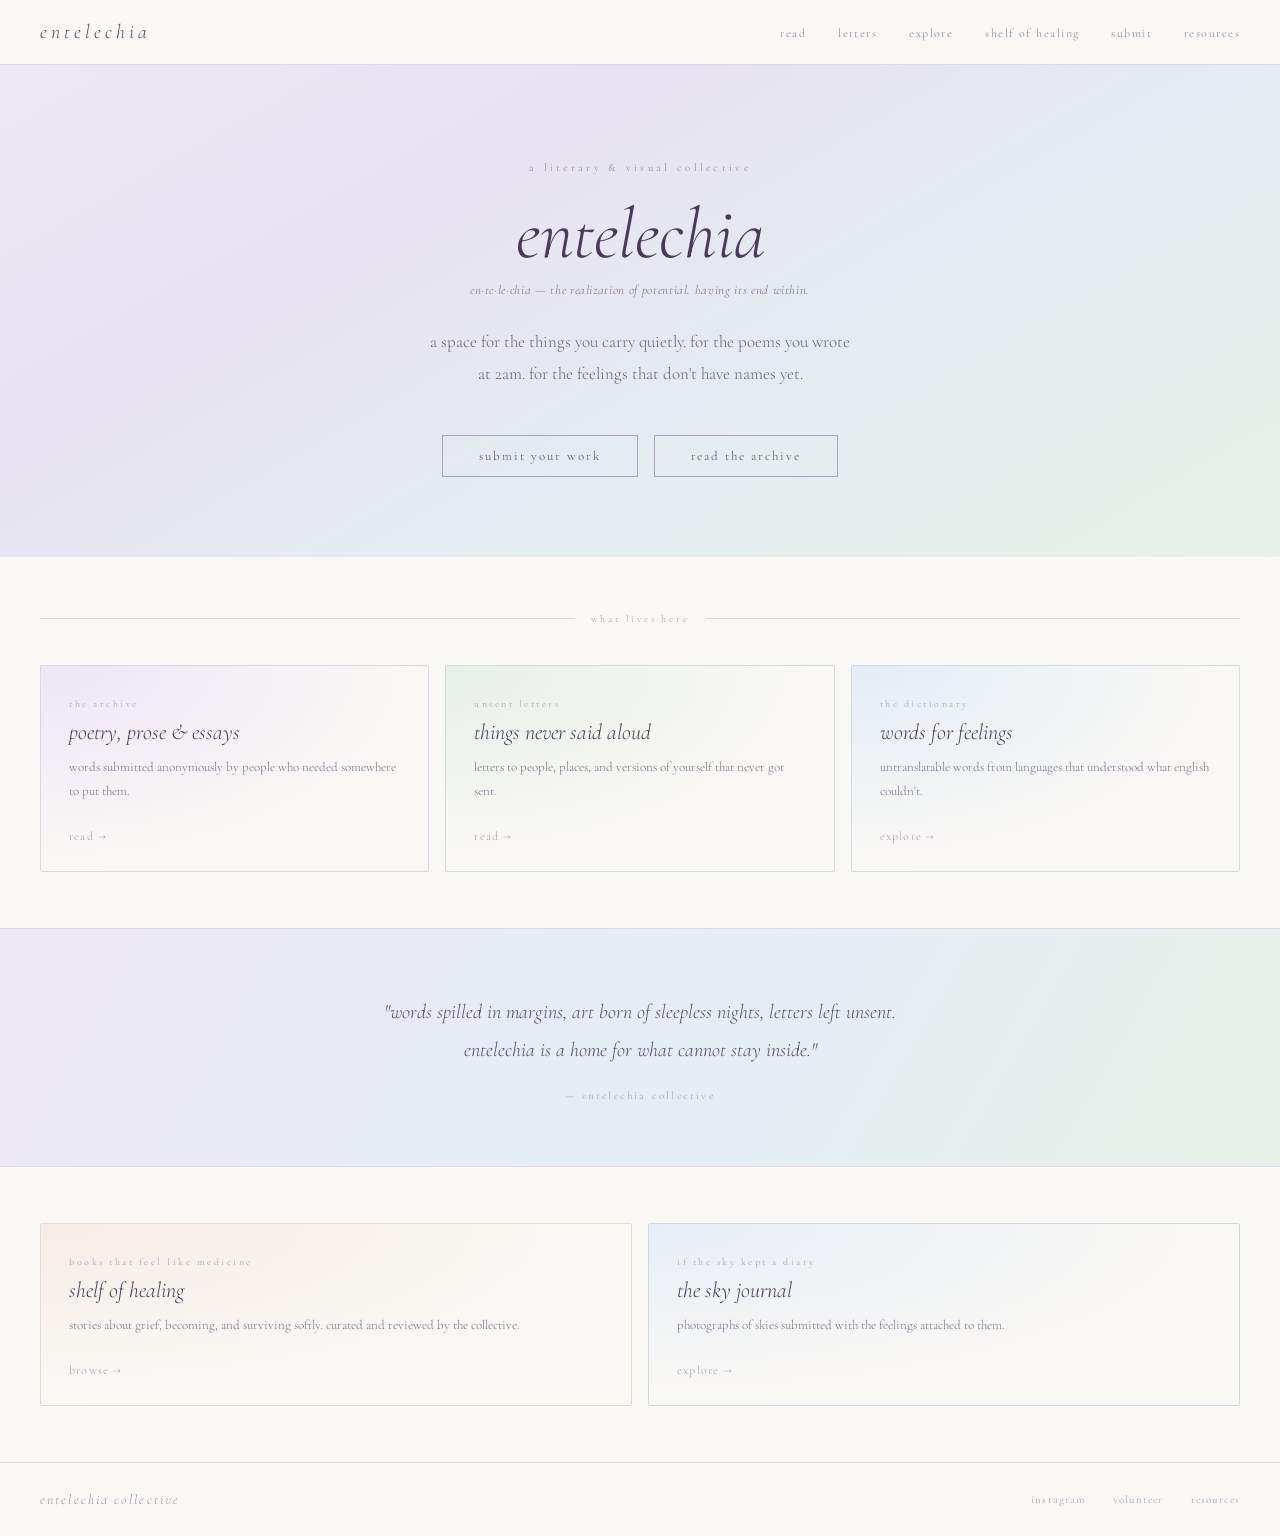
<file: index.html>
<!DOCTYPE html>
<html lang="en">
<head>
  <meta charset="UTF-8" />
  <meta name="viewport" content="width=device-width, initial-scale=1.0" />
  <title>entelechia collective</title>
  <link rel="preconnect" href="https://fonts.googleapis.com" />
  <link rel="preconnect" href="https://fonts.gstatic.com" crossorigin />
  <link href="https://fonts.googleapis.com/css2?family=Cormorant+Garamond:ital,wght@0,300;0,400;0,500;1,300;1,400;1,500&display=swap" rel="stylesheet" />
  <link rel="stylesheet" href="style.css" />
</head>
<body>

  <!-- NAV -->
  <nav class="nav">
    <div class="nav-logo">entelechia</div>
    <ul class="nav-links">
      <li><a href="read.html">read</a></li>
      <li><a href="letters.html">letters</a></li>
      <li><a href="explore.html">explore</a></li>
      <li><a href="shelf.html">shelf of healing</a></li>
      <li><a href="#" onclick="openPopup('submitPopup'); return false;">submit</a></li>
      <li><a href="#" onclick="openPopup('resourcesPopup'); return false;">resources</a></li>
    </ul>
    <button class="nav-hamburger" onclick="toggleMobileNav()" aria-label="menu">&#9776;</button>
  </nav>

  <!-- MOBILE NAV -->
  <div class="mobile-nav" id="mobileNav">
    <a href="read.html">read</a>
    <a href="letters.html">letters</a>
    <a href="explore.html">explore</a>
    <a href="shelf.html">shelf of healing</a>
    <a href="#" onclick="openPopup('submitPopup'); closeMobileNav(); return false;">submit</a>
    <a href="#" onclick="openPopup('resourcesPopup'); closeMobileNav(); return false;">resources</a>
  </div>

  <!-- HERO -->
  <section class="hero">
    <p class="hero-eyebrow">a literary &amp; visual collective</p>
    <h1 class="hero-title">entelechia</h1>
    <p class="hero-def">en·te·le·chia &mdash; the realization of potential. having its end within.</p>
    <p class="hero-body">a space for the things you carry quietly. for the poems you wrote at 2am. for the feelings that don't have names yet.</p>
    <div class="hero-btns">
      <a href="#" class="btn-light" onclick="openPopup('submitPopup'); return false;">submit your work</a>
      <a href="read.html" class="btn-light">read the archive</a>
    </div>
  </section>

  <!-- WHAT LIVES HERE -->
  <section class="section-wrapper">
    <div class="divider">
      <div class="divider-line"></div>
      <span class="divider-text">what lives here</span>
      <div class="divider-line"></div>
    </div>
    <div class="cards-grid three-col">
      <a href="read.html" class="card card-lavender">
        <span class="card-tag">the archive</span>
        <div class="card-title">poetry, prose &amp; essays</div>
        <p class="card-body">words submitted anonymously by people who needed somewhere to put them.</p>
        <span class="card-link">read &rarr;</span>
      </a>
      <a href="letters.html" class="card card-sage">
        <span class="card-tag">unsent letters</span>
        <div class="card-title">things never said aloud</div>
        <p class="card-body">letters to people, places, and versions of yourself that never got sent.</p>
        <span class="card-link">read &rarr;</span>
      </a>
      <a href="explore.html" class="card card-blue">
        <span class="card-tag">the dictionary</span>
        <div class="card-title">words for feelings</div>
        <p class="card-body">untranslatable words from languages that understood what english couldn't.</p>
        <span class="card-link">explore &rarr;</span>
      </a>
    </div>
  </section>

  <!-- QUOTE STRIP -->
  <section class="quote-strip">
    <p class="quote-text">"words spilled in margins, art born of sleepless nights, letters left unsent. entelechia is a home for what cannot stay inside."</p>
    <p class="quote-attr">&mdash; entelechia collective</p>
  </section>

  <!-- BOTTOM TWO -->
  <section class="section-wrapper">
    <div class="cards-grid two-col">
      <a href="shelf.html" class="card card-warm">
        <span class="card-tag">books that feel like medicine</span>
        <div class="card-title">shelf of healing</div>
        <p class="card-body">stories about grief, becoming, and surviving softly. curated and reviewed by the collective.</p>
        <span class="card-link">browse &rarr;</span>
      </a>
      <a href="explore.html#sky" class="card card-mist">
        <span class="card-tag">if the sky kept a diary</span>
        <div class="card-title">the sky journal</div>
        <p class="card-body">photographs of skies submitted with the feelings attached to them.</p>
        <span class="card-link">explore &rarr;</span>
      </a>
    </div>
  </section>

  <!-- FOOTER -->
  <footer class="footer">
    <div class="footer-logo">entelechia collective</div>
    <div class="footer-links">
      <a href="https://www.instagram.com/entelechiacollective/" target="_blank">instagram</a>
      <a href="#" onclick="openPopup('volunteerPopup'); return false;">volunteer</a>
      <a href="#" onclick="openPopup('resourcesPopup'); return false;">resources</a>
    </div>
  </footer>

  <!-- SUBMIT POPUP -->
  <div class="overlay" id="submitPopup" onclick="closeOnOverlay(event, 'submitPopup')">
    <div class="popup">
      <button class="popup-close" onclick="closePopup('submitPopup')">&#215;</button>
      <div class="popup-title">submit &#10022;</div>
      <p class="popup-sub">we welcome poetry, prose, art, photography, letters, and anything that carries weight or lightness.</p>
      <div class="popup-btns">
        <a href="https://forms.gle/kT5BNuXuu1HeDE636" target="_blank" class="popup-btn popup-btn-a">&#10022; general submissions</a>
        <a href="https://forms.gle/TYsuQbqLczdqz2hj6" target="_blank" class="popup-btn popup-btn-b">&#10022; unsent letters</a>
        <a href="https://forms.gle/vqNj5omvocq6nReE7" target="_blank" class="popup-btn popup-btn-c">&#10022; sky diary entry</a>
        <a href="https://forms.gle/kT5BNuXuu1HeDE636" target="_blank" class="popup-btn popup-btn-d">&#10022; book reviews</a>
      </div>
      <p class="popup-note">all submissions are anonymous-friendly. you choose how you want to be credited.</p>
    </div>
  </div>

  <!-- RESOURCES POPUP -->
  <div class="overlay" id="resourcesPopup" onclick="closeOnOverlay(event, 'resourcesPopup')">
    <div class="popup">
      <button class="popup-close" onclick="closePopup('resourcesPopup')">&#215;</button>
      <div class="popup-title">resources &#10022;</div>
      <div class="popup-section-label">crisis support</div>
      <div class="popup-resources">
        <p><strong>988 Lifeline (US):</strong> call or text 988</p>
        <p><strong>Crisis Text Line (US):</strong> text HOME to 741741</p>
        <p><strong>Samaritans (UK):</strong> 116 123</p>
        <p><strong>Lifeline (Australia):</strong> 13 11 14</p>
        <p><strong>iCall (South Asia):</strong> 9152987821</p>
      </div>
      <div class="popup-section-label">ongoing support</div>
      <div class="popup-resources">
        <p><strong>7 Cups:</strong> free emotional support — <a href="https://7cups.com" target="_blank">7cups.com</a></p>
        <p><strong>NAMI:</strong> mental health resources &amp; community — <a href="https://nami.org" target="_blank">nami.org</a></p>
      </div>
      <p class="popup-note">you are not alone. reaching out is brave.</p>
    </div>
  </div>

  <!-- VOLUNTEER POPUP -->
  <div class="overlay" id="volunteerPopup" onclick="closeOnOverlay(event, 'volunteerPopup')">
    <div class="popup">
      <button class="popup-close" onclick="closePopup('volunteerPopup')">&#215;</button>
      <div class="popup-title">volunteer &#10022;</div>
      <p class="popup-sub">we're looking for readers, writers, editors, and gentle souls who want to help hold this space.</p>
      <div class="popup-btns">
        <a href="https://forms.gle/FNsm19fzMGr7P7Ft5" target="_blank" class="popup-btn popup-btn-a">&#10022; apply to volunteer</a>
      </div>
      <p class="popup-note">all roles are remote and flexible. you just need a heart for this.</p>
    </div>
  </div>

  <script src="script.js"></script>
</body>
</html>
</file>
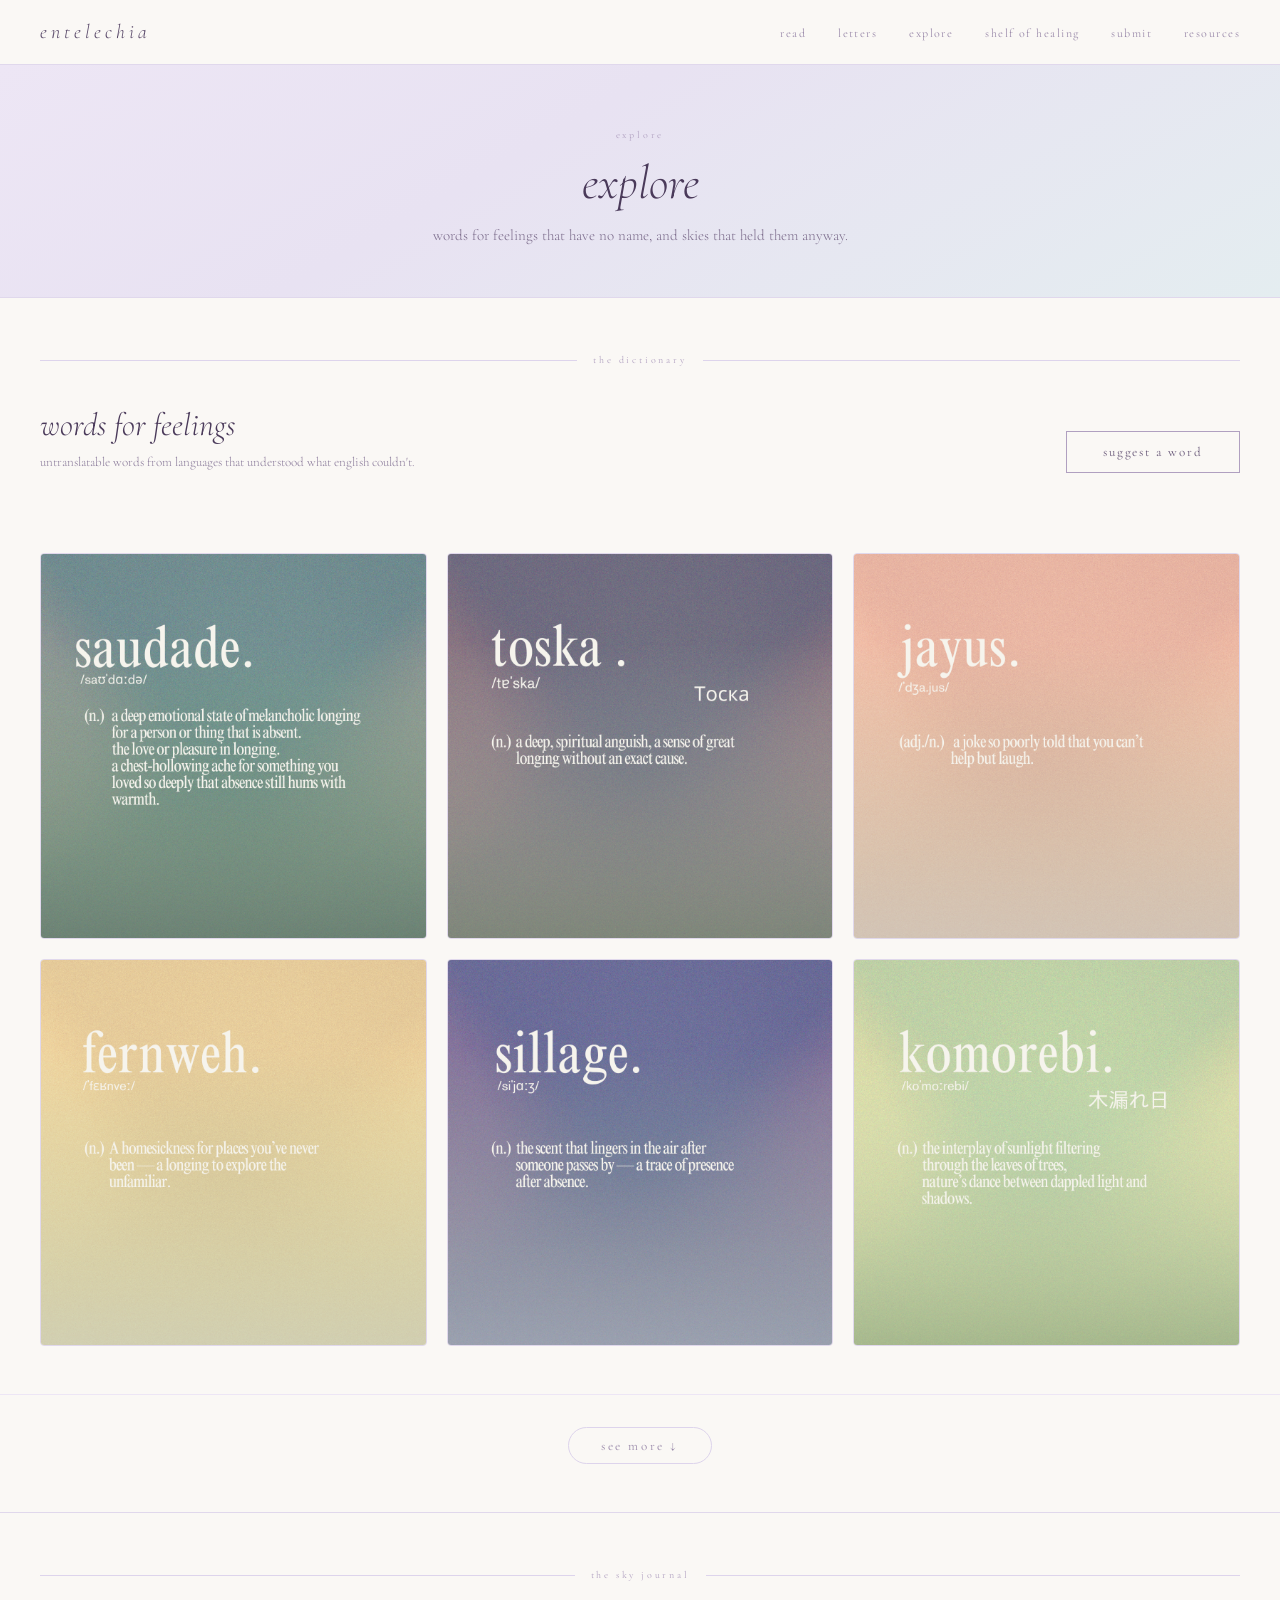
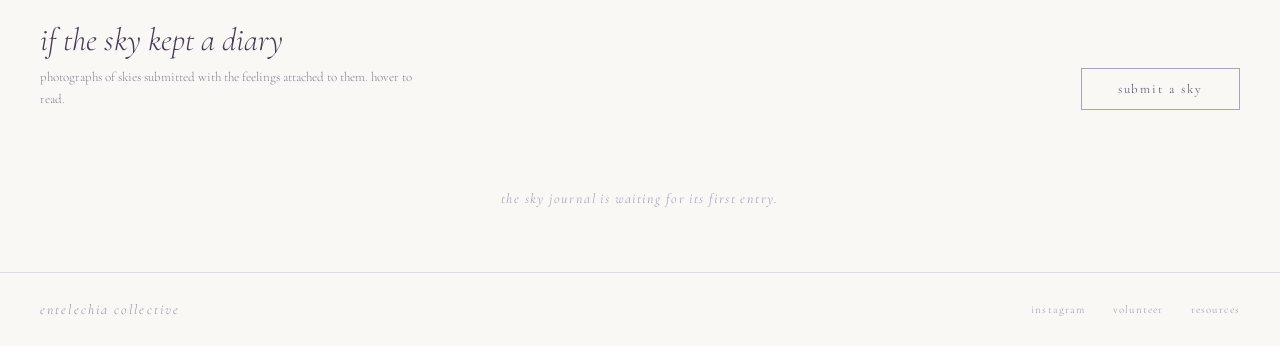
<file: explore.html>
<!DOCTYPE html>
<html lang="en">
<head>
  <meta charset="UTF-8" />
  <meta name="viewport" content="width=device-width, initial-scale=1.0" />
  <title>explore — entelechia collective</title>
  <link rel="preconnect" href="https://fonts.googleapis.com" />
  <link rel="preconnect" href="https://fonts.gstatic.com" crossorigin />
  <link href="https://fonts.googleapis.com/css2?family=Cormorant+Garamond:ital,wght@0,300;0,400;0,500;1,300;1,400;1,500&display=swap" rel="stylesheet" />
  <link rel="stylesheet" href="style.css" />
</head>
<body>

  <!-- NAV -->
  <nav class="nav">
    <div class="nav-logo"><a href="index.html">entelechia</a></div>
    <ul class="nav-links">
      <li><a href="read.html">read</a></li>
      <li><a href="letters.html">letters</a></li>
      <li><a href="explore.html">explore</a></li>
      <li><a href="shelf.html">shelf of healing</a></li>
      <li><a href="#" onclick="openPopup('submitPopup'); return false;">submit</a></li>
      <li><a href="#" onclick="openPopup('resourcesPopup'); return false;">resources</a></li>
    </ul>
    <button class="nav-hamburger" onclick="toggleMobileNav()" aria-label="menu">&#9776;</button>
  </nav>

  <div class="mobile-nav" id="mobileNav">
    <a href="read.html">read</a>
    <a href="letters.html">letters</a>
    <a href="explore.html">explore</a>
    <a href="shelf.html">shelf of healing</a>
    <a href="#" onclick="openPopup('submitPopup'); closeMobileNav(); return false;">submit</a>
    <a href="#" onclick="openPopup('resourcesPopup'); closeMobileNav(); return false;">resources</a>
  </div>

  <!-- PAGE HERO -->
  <section class="page-hero">
    <p class="page-hero-tag">explore</p>
    <h1 class="page-hero-title">explore</h1>
    <p class="page-hero-sub">words for feelings that have no name, and skies that held them anyway.</p>
  </section>

  <!-- ========== DICTIONARY SECTION ========== -->
  <section class="explore-section" id="dictionary">
    <div class="section-wrapper" style="padding-bottom: 0;">
      <div class="divider">
        <div class="divider-line"></div>
        <span class="divider-text">the dictionary</span>
        <div class="divider-line"></div>
      </div>
      <div class="explore-section-header">
        <div>
          <h2 class="explore-section-title">words for feelings</h2>
          <p class="explore-section-sub">untranslatable words from languages that understood what english couldn't.</p>
        </div>
        <a href="https://forms.gle/kT5BNuXuu1HeDE636" target="_blank" class="btn-light">suggest a word</a>
      </div>
    </div>

    <div class="dictionary-grid" id="dictionary-container"></div>

    <div class="see-more-bar" id="dict-see-more-bar">
      <button class="see-more-btn" id="dict-toggle-btn" onclick="toggleDictionary()">see more &#8595;</button>
    </div>
  </section>

  <!-- ========== SKY JOURNAL SECTION ========== -->
  <section class="explore-section" id="sky">
    <div class="section-wrapper" style="padding-bottom: 0;">
      <div class="divider">
        <div class="divider-line"></div>
        <span class="divider-text">the sky journal</span>
        <div class="divider-line"></div>
      </div>
      <div class="explore-section-header">
        <div>
          <h2 class="explore-section-title">if the sky kept a diary</h2>
          <p class="explore-section-sub">photographs of skies submitted with the feelings attached to them. hover to read.</p>
        </div>
        <a href="https://forms.gle/vqNj5omvocq6nReE7" target="_blank" class="btn-light">submit a sky</a>
      </div>
    </div>

    <div class="sky-grid" id="sky-container">
      <p class="loading" style="grid-column:1/-1; padding:3rem;">the sky journal is waiting for its first entry.</p>
    </div>

    <div class="see-more-bar" id="sky-see-more-bar" style="display:none;">
      <button class="see-more-btn" id="sky-toggle-btn" onclick="toggleSky()">see more &#8595;</button>
    </div>
  </section>

  <!-- FOOTER -->
  <footer class="footer" style="margin-top: 1px;">
    <div class="footer-logo">entelechia collective</div>
    <div class="footer-links">
      <a href="https://www.instagram.com/entelechiacollective/" target="_blank">instagram</a>
      <a href="#" onclick="openPopup('volunteerPopup'); return false;">volunteer</a>
      <a href="#" onclick="openPopup('resourcesPopup'); return false;">resources</a>
    </div>
  </footer>

  <!-- SUBMIT POPUP -->
  <div class="overlay" id="submitPopup" onclick="closeOnOverlay(event, 'submitPopup')">
    <div class="popup">
      <button class="popup-close" onclick="closePopup('submitPopup')">&#215;</button>
      <div class="popup-title">submit &#10022;</div>
      <p class="popup-sub">we welcome poetry, prose, art, photography, letters, and anything that carries weight or lightness.</p>
      <div class="popup-btns">
        <a href="https://forms.gle/kT5BNuXuu1HeDE636" target="_blank" class="popup-btn popup-btn-a">&#10022; general submissions</a>
        <a href="https://forms.gle/TYsuQbqLczdqz2hj6" target="_blank" class="popup-btn popup-btn-b">&#10022; unsent letters</a>
        <a href="https://forms.gle/vqNj5omvocq6nReE7" target="_blank" class="popup-btn popup-btn-c">&#10022; sky diary entry</a>
        <a href="https://forms.gle/kT5BNuXuu1HeDE636" target="_blank" class="popup-btn popup-btn-d">&#10022; book reviews</a>
      </div>
      <p class="popup-note">all submissions are anonymous-friendly. you choose how you want to be credited.</p>
    </div>
  </div>

  <!-- RESOURCES POPUP -->
  <div class="overlay" id="resourcesPopup" onclick="closeOnOverlay(event, 'resourcesPopup')">
    <div class="popup">
      <button class="popup-close" onclick="closePopup('resourcesPopup')">&#215;</button>
      <div class="popup-title">resources &#10022;</div>
      <div class="popup-section-label">crisis support</div>
      <div class="popup-resources">
        <p><strong>988 Lifeline (US):</strong> call or text 988</p>
        <p><strong>Crisis Text Line (US):</strong> text HOME to 741741</p>
        <p><strong>Samaritans (UK):</strong> 116 123</p>
        <p><strong>Lifeline (Australia):</strong> 13 11 14</p>
        <p><strong>iCall (South Asia):</strong> 9152987821</p>
      </div>
      <div class="popup-section-label">ongoing support</div>
      <div class="popup-resources">
        <p><strong>7 Cups:</strong> free emotional support — <a href="https://7cups.com" target="_blank">7cups.com</a></p>
        <p><strong>NAMI:</strong> mental health resources &amp; community — <a href="https://nami.org" target="_blank">nami.org</a></p>
      </div>
      <p class="popup-note">you are not alone. reaching out is brave.</p>
    </div>
  </div>

  <!-- VOLUNTEER POPUP -->
  <div class="overlay" id="volunteerPopup" onclick="closeOnOverlay(event, 'volunteerPopup')">
    <div class="popup">
      <button class="popup-close" onclick="closePopup('volunteerPopup')">&#215;</button>
      <div class="popup-title">volunteer &#10022;</div>
      <p class="popup-sub">we're looking for readers, writers, editors, and gentle souls who want to help hold this space.</p>
      <div class="popup-btns">
        <a href="https://forms.gle/FNsm19fzMGr7P7Ft5" target="_blank" class="popup-btn popup-btn-a">&#10022; apply to volunteer</a>
      </div>
      <p class="popup-note">all roles are remote and flexible. you just need a heart for this.</p>
    </div>
  </div>

  <script src="script.js"></script>
  <script>
    // ---- DICTIONARY ----
    // add new words here as you upload them to images/dictionary/
    const dictionaryImages = [
      { file: 'saudade.png', word: 'saudade' },
      { file: 'toska.png', word: 'toska' },
      { file: 'jayus.png', word: 'jayus' },
      { file: 'fernweh.png', word: 'fernweh' },
      { file: 'sillage.png', word: 'sillage' },
      { file: 'komorebi.png', word: 'komorebi' },
      { file: 'gezelligheid.png', word: 'gezelligheid' },
      { file: 'meraki.png', word: 'meraki' },
      { file: 'mangata.png', word: 'måangata' },
      // add new ones below this line:
      // { file: 'newword.png', word: 'newword' },
    ];

    const DICT_INITIAL = 6; // how many show before "see more"
    let dictExpanded = false;

    function renderDictionary(expanded) {
      const container = document.getElementById('dictionary-container');
      const visible = expanded ? dictionaryImages : dictionaryImages.slice(0, DICT_INITIAL);
      container.innerHTML = visible.map(item => `
        <div class="dict-card">
          <img src="images/dictionary/${item.file}" alt="${item.word}" loading="lazy" />
        </div>
      `).join('');

      // hide see more if all visible
      const bar = document.getElementById('dict-see-more-bar');
      if (dictionaryImages.length <= DICT_INITIAL) {
        bar.style.display = 'none';
      } else {
        bar.style.display = 'flex';
        document.getElementById('dict-toggle-btn').innerHTML = expanded
          ? 'see less &#8593;'
          : 'see more &#8595;';
      }
    }

    function toggleDictionary() {
      dictExpanded = !dictExpanded;
      renderDictionary(dictExpanded);
    }

    // ---- SKY JOURNAL ----
    // add entries here when you receive and approve them
    // format: { file: 'filename.jpg', message: 'their message', author: 'name or anonymous' }
    const skyEntries = [
      // { file: 'sky1.jpg', message: 'it looked like forgiveness.', author: 'anonymous' },
    ];

    const SKY_INITIAL = 6;
    let skyExpanded = false;

    function renderSky(expanded) {
      const container = document.getElementById('sky-container');

      if (skyEntries.length === 0) {
        container.innerHTML = '<p class="loading" style="grid-column:1/-1; padding:3rem;">the sky journal is waiting for its first entry.</p>';
        document.getElementById('sky-see-more-bar').style.display = 'none';
        return;
      }

      const visible = expanded ? skyEntries : skyEntries.slice(0, SKY_INITIAL);
      container.innerHTML = visible.map(entry => `
        <div class="sky-entry">
          <img src="images/sky/${entry.file}" alt="sky" loading="lazy" />
          <div class="sky-entry-overlay">
            <p>${entry.message}</p>
            <span>— ${entry.author || 'anonymous'}</span>
          </div>
        </div>
      `).join('');

      const bar = document.getElementById('sky-see-more-bar');
      if (skyEntries.length <= SKY_INITIAL) {
        bar.style.display = 'none';
      } else {
        bar.style.display = 'flex';
        document.getElementById('sky-toggle-btn').innerHTML = expanded
          ? 'see less &#8593;'
          : 'see more &#8595;';
      }
    }

    function toggleSky() {
      skyExpanded = !skyExpanded;
      renderSky(skyExpanded);
    }

    // init
    renderDictionary(false);
    renderSky(false);
  </script>
</body>
</html>
</file>
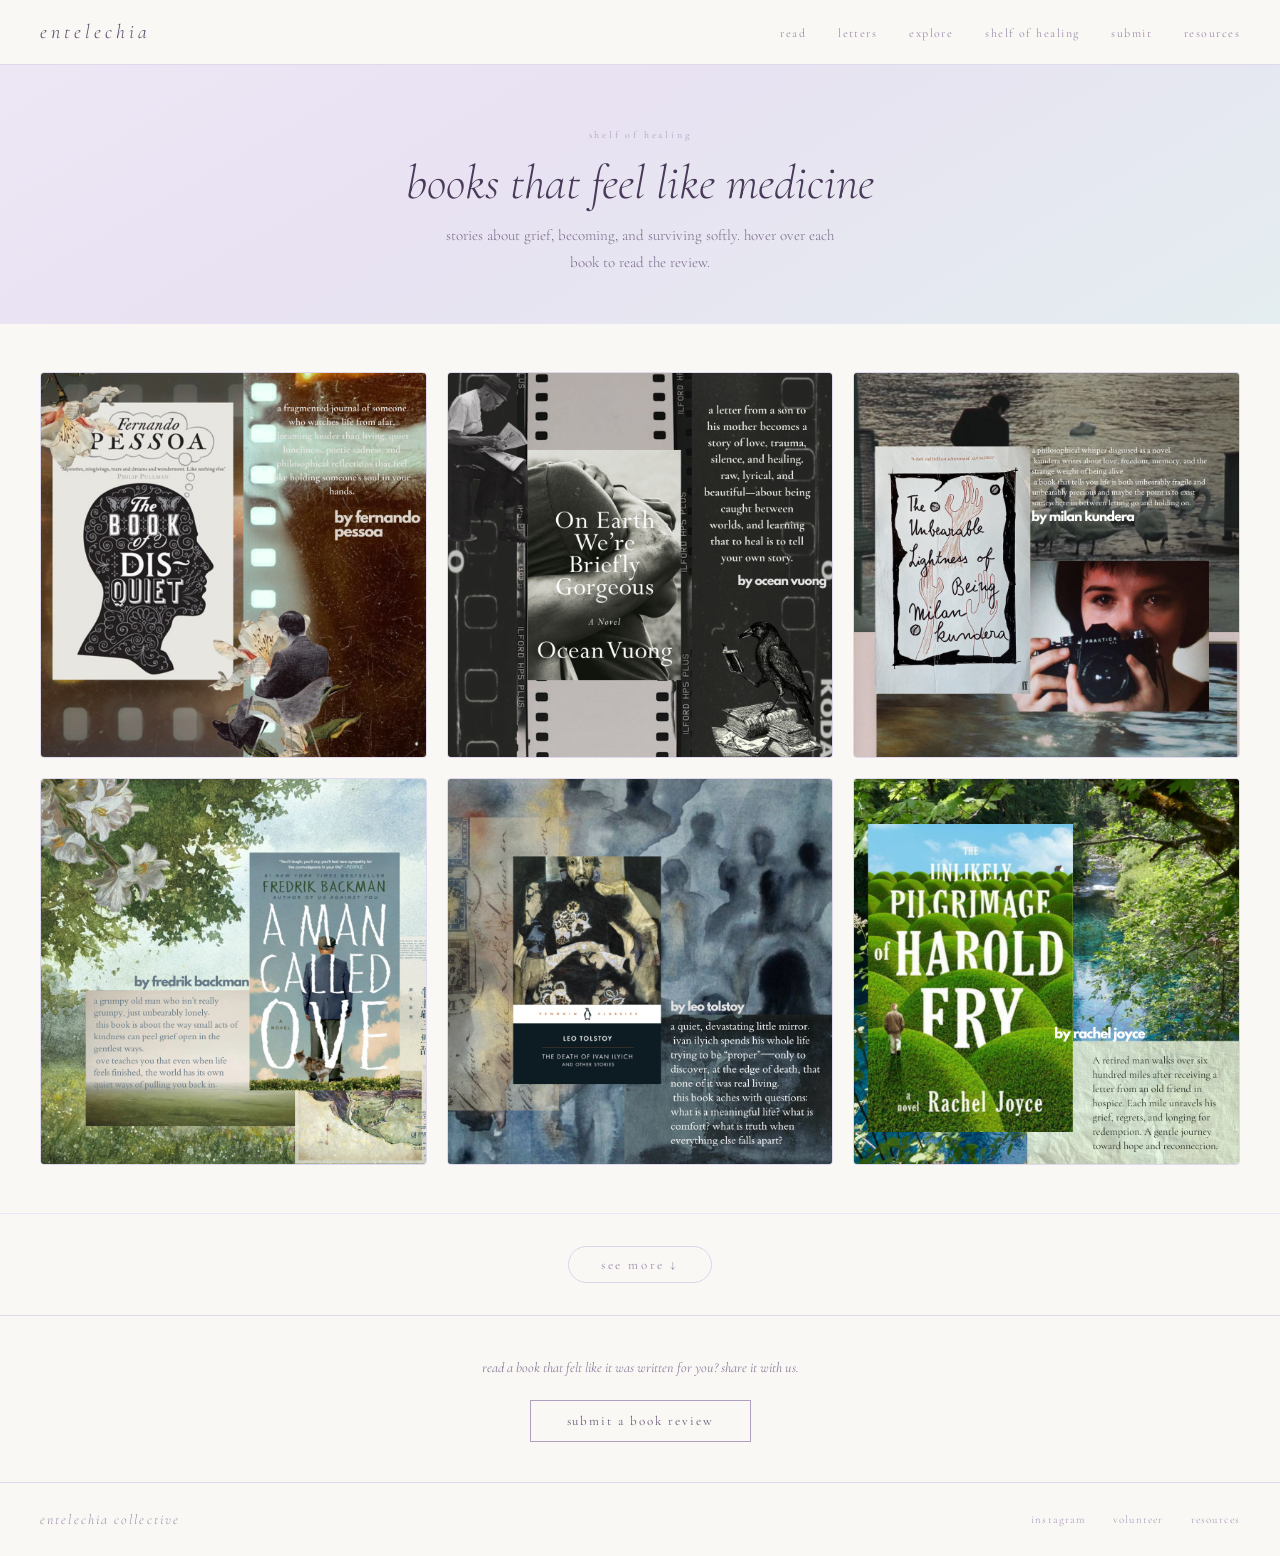
<file: shelf.html>
<!DOCTYPE html>
<html lang="en">
<head>
  <meta charset="UTF-8" />
  <meta name="viewport" content="width=device-width, initial-scale=1.0" />
  <title>shelf of healing — entelechia collective</title>
  <link rel="preconnect" href="https://fonts.googleapis.com" />
  <link rel="preconnect" href="https://fonts.gstatic.com" crossorigin />
  <link href="https://fonts.googleapis.com/css2?family=Cormorant+Garamond:ital,wght@0,300;0,400;0,500;1,300;1,400;1,500&display=swap" rel="stylesheet" />
  <link rel="stylesheet" href="style.css" />
</head>
<body>

  <!-- NAV -->
  <nav class="nav">
    <div class="nav-logo"><a href="index.html">entelechia</a></div>
    <ul class="nav-links">
      <li><a href="read.html">read</a></li>
      <li><a href="letters.html">letters</a></li>
      <li><a href="explore.html">explore</a></li>
      <li><a href="shelf.html">shelf of healing</a></li>
      <li><a href="#" onclick="openPopup('submitPopup'); return false;">submit</a></li>
      <li><a href="#" onclick="openPopup('resourcesPopup'); return false;">resources</a></li>
    </ul>
    <button class="nav-hamburger" onclick="toggleMobileNav()" aria-label="menu">&#9776;</button>
  </nav>

  <div class="mobile-nav" id="mobileNav">
    <a href="read.html">read</a>
    <a href="letters.html">letters</a>
    <a href="explore.html">explore</a>
    <a href="shelf.html">shelf of healing</a>
    <a href="#" onclick="openPopup('submitPopup'); closeMobileNav(); return false;">submit</a>
    <a href="#" onclick="openPopup('resourcesPopup'); closeMobileNav(); return false;">resources</a>
  </div>

  <!-- PAGE HERO -->
  <section class="page-hero">
    <p class="page-hero-tag">shelf of healing</p>
    <h1 class="page-hero-title">books that feel like medicine</h1>
    <p class="page-hero-sub">stories about grief, becoming, and surviving softly. hover over each book to read the review.</p>
  </section>

  <!-- BOOKS GRID -->
  <div class="books-grid" id="books-container"></div>

  <!-- SEE MORE -->
  <div class="see-more-bar" id="books-see-more-bar">
    <button class="see-more-btn" id="books-toggle-btn" onclick="toggleBooks()">see more &#8595;</button>
  </div>

  <!-- SUBMIT BAR -->
  <div class="page-submit-bar">
    <p>read a book that felt like it was written for you? share it with us.</p>
    <a href="https://forms.gle/kT5BNuXuu1HeDE636" target="_blank" class="btn-light">submit a book review</a>
  </div>

  <!-- FOOTER -->
  <footer class="footer">
    <div class="footer-logo">entelechia collective</div>
    <div class="footer-links">
      <a href="https://www.instagram.com/entelechiacollective/" target="_blank">instagram</a>
      <a href="#" onclick="openPopup('volunteerPopup'); return false;">volunteer</a>
      <a href="#" onclick="openPopup('resourcesPopup'); return false;">resources</a>
    </div>
  </footer>

  <!-- SUBMIT POPUP -->
  <div class="overlay" id="submitPopup" onclick="closeOnOverlay(event, 'submitPopup')">
    <div class="popup">
      <button class="popup-close" onclick="closePopup('submitPopup')">&#215;</button>
      <div class="popup-title">submit &#10022;</div>
      <p class="popup-sub">we welcome poetry, prose, art, photography, letters, and anything that carries weight or lightness.</p>
      <div class="popup-btns">
        <a href="https://forms.gle/kT5BNuXuu1HeDE636" target="_blank" class="popup-btn popup-btn-a">&#10022; general submissions</a>
        <a href="https://forms.gle/TYsuQbqLczdqz2hj6" target="_blank" class="popup-btn popup-btn-b">&#10022; unsent letters</a>
        <a href="https://forms.gle/vqNj5omvocq6nReE7" target="_blank" class="popup-btn popup-btn-c">&#10022; sky diary entry</a>
        <a href="https://forms.gle/kT5BNuXuu1HeDE636" target="_blank" class="popup-btn popup-btn-d">&#10022; book reviews</a>
      </div>
      <p class="popup-note">all submissions are anonymous-friendly. you choose how you want to be credited.</p>
    </div>
  </div>

  <!-- RESOURCES POPUP -->
  <div class="overlay" id="resourcesPopup" onclick="closeOnOverlay(event, 'resourcesPopup')">
    <div class="popup">
      <button class="popup-close" onclick="closePopup('resourcesPopup')">&#215;</button>
      <div class="popup-title">resources &#10022;</div>
      <div class="popup-section-label">crisis support</div>
      <div class="popup-resources">
        <p><strong>988 Lifeline (US):</strong> call or text 988</p>
        <p><strong>Crisis Text Line (US):</strong> text HOME to 741741</p>
        <p><strong>Samaritans (UK):</strong> 116 123</p>
        <p><strong>Lifeline (Australia):</strong> 13 11 14</p>
        <p><strong>iCall (South Asia):</strong> 9152987821</p>
      </div>
      <div class="popup-section-label">ongoing support</div>
      <div class="popup-resources">
        <p><strong>7 Cups:</strong> free emotional support — <a href="https://7cups.com" target="_blank">7cups.com</a></p>
        <p><strong>NAMI:</strong> mental health resources &amp; community — <a href="https://nami.org" target="_blank">nami.org</a></p>
      </div>
      <p class="popup-note">you are not alone. reaching out is brave.</p>
    </div>
  </div>

  <!-- VOLUNTEER POPUP -->
  <div class="overlay" id="volunteerPopup" onclick="closeOnOverlay(event, 'volunteerPopup')">
    <div class="popup">
      <button class="popup-close" onclick="closePopup('volunteerPopup')">&#215;</button>
      <div class="popup-title">volunteer &#10022;</div>
      <p class="popup-sub">we're looking for readers, writers, editors, and gentle souls who want to help hold this space.</p>
      <div class="popup-btns">
        <a href="https://forms.gle/FNsm19fzMGr7P7Ft5" target="_blank" class="popup-btn popup-btn-a">&#10022; apply to volunteer</a>
      </div>
      <p class="popup-note">all roles are remote and flexible. you just need a heart for this.</p>
    </div>
  </div>

  <script src="script.js"></script>
  <script>
    // add new books here as you get them
    // upload the image to images/books/ in github first
    // then add a new line below
    const books = [
      { file: 'thebookof.png', title: 'the book of disquiet', review: 'a fragmented journal of someone who watches life from afar, dreaming louder than living. quiet loneliness, poetic sadness, and philosophical reflections that feel like holding someone\'s soul in your hands.', reviewer: 'the collective' },
      { file: 'onearth.png', title: 'on earth we\'re briefly gorgeous', review: 'a letter from a son to his mother becomes a story of love, trauma, silence, and healing. raw, lyrical, and beautiful — about being caught between worlds, and learning that to heal is to tell your own story.', reviewer: 'the collective' },
      { file: 'theunbearable.png', title: 'the unbearable lightness of being', review: 'a philosophical whisper disguised as a novel. kundera writes about love, freedom, memory, and the strange weight of being alive. a book that tells you life is both unbearably fragile and unbearably precious.', reviewer: 'the collective' },
      { file: 'amancalled.png', title: 'a man called ove', review: 'a grumpy old man who isn\'t really grumpy, just unbearably lonely. about the way small acts of kindness can peel grief open in the gentlest ways. ove teaches you that even when life feels finished, the world has its own quiet ways of pulling you back in.', reviewer: 'the collective' },
      { file: 'thedeath.png', title: 'the death of ivan ilyich', review: 'a quiet, devastating little mirror. ivan ilyich spends his whole life trying to be "proper" — only to discover, at the edge of death, that none of it was real living. this book aches with questions: what is a meaningful life? what is truth when everything else falls apart?', reviewer: 'the collective' },
      { file: 'thepilgrimage.png', title: 'the unlikely pilgrimage of harold fry', review: 'a retired man walks over six hundred miles after receiving a letter from an old friend in hospice. each mile unravels his grief, regrets, and longing for redemption. a gentle journey toward hope and reconnection.', reviewer: 'the collective' },
      { file: 'theprophet.png', title: 'the prophet', review: 'a collection of 26 prose-poems on love, beauty, sorrow, and purpose. each essay reads like whispered wisdom for the soul — rooted in simple truths that feel ancient and wholly alive.', reviewer: 'the collective' },
      { file: 'cryinginhmart.png', title: 'crying in h mart', review: 'a memoir braided with grief and identity. through food and memory, she finds her mother again and learns that loss can unlock belonging. both painful and healing to read.', reviewer: 'the collective' },
      { file: 'letterstoayoungpoet.png', title: 'letters to a young poet', review: 'gentle letters on solitude, art, and becoming. perfect guidance for any soul feeling lost or searching; the kind of wisdom you carry like a secret.', reviewer: 'the collective' },
      // add new books below this line:
      // { file: 'newbook.png', title: 'book title', review: 'your review here', reviewer: 'name or anonymous' },
    ];

    const BOOKS_INITIAL = 6;
    let booksExpanded = false;

    function renderBooks(expanded) {
      const container = document.getElementById('books-container');
      const visible = expanded ? books : books.slice(0, BOOKS_INITIAL);

      container.innerHTML = visible.map(book => `
        <div class="book-card">
          <img src="images/books/${book.file}" alt="${book.title}" loading="lazy" />
          <div class="book-card-overlay">
            <p>${book.review}</p>
            <span>— ${book.reviewer || 'the collective'}</span>
          </div>
        </div>
      `).join('');

      const bar = document.getElementById('books-see-more-bar');
      if (books.length <= BOOKS_INITIAL) {
        bar.style.display = 'none';
      } else {
        bar.style.display = 'flex';
        document.getElementById('books-toggle-btn').innerHTML = expanded
          ? 'see less &#8593;'
          : 'see more &#8595;';
      }
    }

    function toggleBooks() {
      booksExpanded = !booksExpanded;
      renderBooks(booksExpanded);
    }

    renderBooks(false);
  </script>
</body>
</html>
</file>
<file: style.css>
/* ============================================
   ENTELECHIA COLLECTIVE — style.css
   Palette: soft lavender, sage, dusty blue, warm cream
   Font: Cormorant Garamond
   ============================================ */

/* RESET */
*, *::before, *::after { box-sizing: border-box; margin: 0; padding: 0; }
html { scroll-behavior: smooth; }
body { font-family: 'Cormorant Garamond', serif; background: #faf8f5; color: #3d2b3d; }
a { text-decoration: none; color: inherit; }
ul { list-style: none; }
img { max-width: 100%; display: block; }

/* ============================================
   NAV
   ============================================ */
.nav {
  display: flex;
  justify-content: space-between;
  align-items: center;
  padding: 1.25rem 2.5rem;
  background: #faf8f5;
  border-bottom: 0.5px solid #e0d8ec;
  position: sticky;
  top: 0;
  z-index: 50;
}
.nav-logo {
  font-size: 20px;
  font-weight: 300;
  font-style: italic;
  letter-spacing: 0.2em;
  color: #5a4a6a;
}
.nav-links {
  display: flex;
  gap: 2rem;
}
.nav-links a {
  font-size: 12px;
  letter-spacing: 0.12em;
  color: #9a8aaa;
  transition: color 0.2s;
}
.nav-links a:hover { color: #5a4a6a; }
.nav-hamburger {
  display: none;
  background: none;
  border: none;
  font-size: 20px;
  color: #9a8aaa;
  cursor: pointer;
}

/* MOBILE NAV */
.mobile-nav {
  display: none;
  flex-direction: column;
  background: #faf8f5;
  border-bottom: 0.5px solid #e0d8ec;
  padding: 1rem 2.5rem;
  gap: 1rem;
}
.mobile-nav a {
  font-size: 14px;
  letter-spacing: 0.12em;
  color: #9a8aaa;
}
.mobile-nav.open { display: flex; }

/* ============================================
   HERO
   ============================================ */
.hero {
  background: linear-gradient(150deg, #ede6f5 0%, #e8e2f2 30%, #e4edf0 65%, #e8f0e8 100%);
  padding: 6rem 2.5rem 5rem;
  text-align: center;
}
.hero-eyebrow {
  font-size: 11px;
  letter-spacing: 0.3em;
  color: #9a8aaa;
  margin-bottom: 1.5rem;
  text-transform: lowercase;
}
.hero-title {
  font-size: 72px;
  font-weight: 300;
  font-style: italic;
  color: #4a3a5a;
  line-height: 1;
  margin-bottom: 0.75rem;
}
.hero-def {
  font-size: 13px;
  font-style: italic;
  color: #8a7a9a;
  letter-spacing: 0.05em;
  margin-bottom: 1.75rem;
}
.hero-body {
  font-size: 17px;
  font-weight: 300;
  color: #6a5a7a;
  max-width: 420px;
  margin: 0 auto 2.75rem;
  line-height: 1.9;
}
.hero-btns {
  display: flex;
  gap: 1rem;
  justify-content: center;
  flex-wrap: wrap;
}
.btn-dark {
  font-family: 'Cormorant Garamond', serif;
  font-size: 13px;
  letter-spacing: 0.15em;
  padding: 0.75rem 2.25rem;
  background: #6a5a7a;
  color: #faf8f5;
  border: none;
  cursor: pointer;
  transition: background 0.2s;
}
.btn-dark:hover { background: #5a4a6a; }
.btn-light {
  font-family: 'Cormorant Garamond', serif;
  font-size: 13px;
  letter-spacing: 0.15em;
  padding: 0.75rem 2.25rem;
  background: transparent;
  color: #6a5a7a;
  border: 0.5px solid #b0a0c0;
  cursor: pointer;
  display: inline-block;
  transition: background 0.2s;
}
.btn-light:hover { background: rgba(106,90,122,0.06); }

/* ============================================
   SECTIONS & DIVIDERS
   ============================================ */
.section-wrapper {
  background: #faf8f5;
  padding: 3.5rem 2.5rem;
}
.divider {
  display: flex;
  align-items: center;
  gap: 1rem;
  margin-bottom: 2.5rem;
}
.divider-line { flex: 1; height: 0.5px; background: #ddd4ec; }
.divider-text {
  font-size: 10px;
  letter-spacing: 0.28em;
  color: #b0a0c0;
  text-transform: lowercase;
}

/* ============================================
   CARDS
   ============================================ */
.cards-grid { display: grid; gap: 1rem; }
.three-col { grid-template-columns: repeat(3, 1fr); }
.two-col { grid-template-columns: repeat(2, 1fr); }

.card {
  border-radius: 2px;
  padding: 2rem 1.75rem 1.75rem;
  display: flex;
  flex-direction: column;
  gap: 0.6rem;
  transition: transform 0.2s, box-shadow 0.2s;
}
.card:hover {
  transform: translateY(-2px);
  box-shadow: 0 6px 24px rgba(90,74,106,0.08);
}
.card-lavender {
  background: radial-gradient(ellipse at top left, #ede6f5 0%, #faf8f5 70%);
  border: 0.5px solid #ddd4ec;
}
.card-sage {
  background: radial-gradient(ellipse at top left, #e8f0e8 0%, #faf8f5 70%);
  border: 0.5px solid #d0ddd0;
}
.card-blue {
  background: radial-gradient(ellipse at top left, #e4edf5 0%, #faf8f5 70%);
  border: 0.5px solid #ccdde8;
}
.card-warm {
  background: radial-gradient(ellipse at top left, #f5ede8 0%, #faf8f5 70%);
  border: 0.5px solid #e8d8d0;
}
.card-mist {
  background: radial-gradient(ellipse at top left, #e8eef5 0%, #faf8f5 70%);
  border: 0.5px solid #ccd8e8;
}
.card-tag {
  font-size: 10px;
  letter-spacing: 0.25em;
  color: #b0a0c0;
  text-transform: lowercase;
}
.card-title {
  font-size: 22px;
  font-style: italic;
  font-weight: 300;
  color: #4a3a5a;
  line-height: 1.25;
}
.card-body {
  font-size: 13px;
  color: #7a6a8a;
  line-height: 1.8;
  font-weight: 300;
}
.card-link {
  font-size: 12px;
  color: #b0a0c0;
  letter-spacing: 0.1em;
  margin-top: auto;
  padding-top: 1rem;
}

/* ============================================
   QUOTE STRIP
   ============================================ */
.quote-strip {
  background: linear-gradient(120deg, #ede6f5 0%, #e4edf5 50%, #e8f0e8 100%);
  padding: 4rem 2.5rem;
  text-align: center;
  border-top: 0.5px solid #e0d8ec;
  border-bottom: 0.5px solid #e0d8ec;
}
.quote-text {
  font-size: 20px;
  font-style: italic;
  font-weight: 300;
  color: #5a4a6a;
  max-width: 560px;
  margin: 0 auto;
  line-height: 1.9;
}
.quote-attr {
  font-size: 11px;
  color: #b0a0c0;
  letter-spacing: 0.2em;
  margin-top: 1.25rem;
}

/* ============================================
   FOOTER
   ============================================ */
.footer {
  background: #faf8f5;
  border-top: 0.5px solid #e0d8ec;
  padding: 1.75rem 2.5rem;
  display: flex;
  justify-content: space-between;
  align-items: center;
}
.footer-logo {
  font-size: 14px;
  font-style: italic;
  font-weight: 300;
  color: #9a8aaa;
  letter-spacing: 0.15em;
}
.footer-links { display: flex; gap: 1.75rem; }
.footer-links a {
  font-size: 11px;
  color: #b0a0c0;
  letter-spacing: 0.1em;
  transition: color 0.2s;
}
.footer-links a:hover { color: #6a5a7a; }

/* ============================================
   POPUPS
   ============================================ */
.overlay {
  position: fixed;
  inset: 0;
  background: rgba(60, 44, 70, 0.2);
  display: flex;
  align-items: center;
  justify-content: center;
  z-index: 200;
  opacity: 0;
  pointer-events: none;
  transition: opacity 0.3s;
  padding: 1rem;
}
.overlay.open {
  opacity: 1;
  pointer-events: all;
}
.popup {
  background: #ffffff;
  border-radius: 16px;
  padding: 2.5rem;
  width: 100%;
  max-width: 480px;
  position: relative;
  box-shadow: 0 8px 40px rgba(90, 74, 106, 0.14);
  max-height: 90vh;
  overflow-y: auto;
}
.popup-close {
  position: absolute;
  top: 1.25rem;
  right: 1.5rem;
  background: none;
  border: none;
  font-size: 20px;
  color: #b0a0c0;
  cursor: pointer;
  font-family: 'Cormorant Garamond', serif;
  line-height: 1;
}
.popup-title {
  font-size: 22px;
  font-weight: 300;
  color: #4a3a5a;
  letter-spacing: 0.05em;
  margin-bottom: 0.75rem;
}
.popup-sub {
  font-size: 14px;
  font-style: italic;
  color: #8a7a9a;
  line-height: 1.7;
  margin-bottom: 2rem;
  text-align: center;
}
.popup-btns {
  display: flex;
  flex-direction: column;
  gap: 0.75rem;
  margin-bottom: 1.5rem;
}
.popup-btn {
  font-family: 'Cormorant Garamond', serif;
  font-size: 15px;
  letter-spacing: 0.08em;
  padding: 1rem 1.5rem;
  border: none;
  border-radius: 50px;
  cursor: pointer;
  display: flex;
  align-items: center;
  justify-content: center;
  gap: 0.5rem;
  transition: opacity 0.2s;
}
.popup-btn:hover { opacity: 0.88; }
.popup-btn-a { background: linear-gradient(120deg, #e8e2f2 0%, #e4edf0 100%); color: #6a5a7a; border: 0.5px solid #d8d0ec; }
.popup-btn-b { background: linear-gradient(120deg, #f5e8f0 0%, #eedde8 100%); color: #7a4a62; border: 0.5px solid #e8d0dc; }
.popup-btn-c { background: linear-gradient(120deg, #e4edf0 0%, #e8f0e8 100%); color: #4a6068; border: 0.5px solid #ccdde8; }
.popup-btn-d { background: linear-gradient(120deg, #ede6f5 0%, #e8e2f2 100%); color: #5a4a6a; border: 0.5px solid #ddd4ec; }
.popup-note {
  font-size: 12px;
  color: #b0a0c0;
  text-align: center;
  letter-spacing: 0.05em;
  font-style: italic;
}
.popup-section-label {
  font-size: 10px;
  letter-spacing: 0.25em;
  color: #b0a0c0;
  text-transform: lowercase;
  margin-bottom: 0.75rem;
  margin-top: 1.25rem;
}
.popup-resources {
  display: flex;
  flex-direction: column;
  gap: 0.6rem;
  margin-bottom: 0.5rem;
}
.popup-resources p {
  font-size: 14px;
  color: #5a4a6a;
  line-height: 1.6;
}
.popup-resources a {
  color: #9a8aaa;
  border-bottom: 0.5px solid #ddd4ec;
}

/* ============================================
   PAGE HEADER (used on inner pages)
   ============================================ */
.page-hero {
  background: linear-gradient(150deg, #ede6f5 0%, #e8e2f2 40%, #e4edf0 100%);
  padding: 4rem 2.5rem 3rem;
  text-align: center;
}
.page-hero-tag {
  font-size: 10px;
  letter-spacing: 0.28em;
  color: #b0a0c0;
  text-transform: lowercase;
  margin-bottom: 1rem;
}
.page-hero-title {
  font-size: 48px;
  font-weight: 300;
  font-style: italic;
  color: #4a3a5a;
  line-height: 1.1;
  margin-bottom: 0.75rem;
}
.page-hero-sub {
  font-size: 15px;
  font-weight: 300;
  color: #7a6a8a;
  max-width: 420px;
  margin: 0 auto;
  line-height: 1.8;
}

/* ============================================
   SUBMISSION CARDS (read page)
   ============================================ */
.submissions-grid {
  display: grid;
  grid-template-columns: repeat(2, 1fr);
  gap: 1.25rem;
  padding: 3rem 2.5rem;
  background: #faf8f5;
}
.submission-card {
  background: #ffffff;
  border: 0.5px solid #e0d8ec;
  border-radius: 4px;
  padding: 2rem;
  display: flex;
  flex-direction: column;
  gap: 0.75rem;
}
.submission-type {
  font-size: 10px;
  letter-spacing: 0.25em;
  color: #b0a0c0;
  text-transform: lowercase;
}
.submission-title {
  font-size: 20px;
  font-style: italic;
  font-weight: 300;
  color: #4a3a5a;
}
.submission-excerpt {
  font-size: 14px;
  color: #7a6a8a;
  line-height: 1.85;
  font-weight: 300;
}
.submission-author {
  font-size: 11px;
  color: #b0a0c0;
  letter-spacing: 0.1em;
  margin-top: auto;
  padding-top: 1rem;
  border-top: 0.5px solid #f0e8f8;
}

/* ============================================
   BOOK CARDS (shelf page)
   ============================================ */
.books-grid {
  display: grid;
  grid-template-columns: repeat(3, 1fr);
  gap: 1.25rem;
  padding: 3rem 2.5rem;
  background: #faf8f5;
}
.book-card {
  position: relative;
  overflow: hidden;
  border-radius: 4px;
  border: 0.5px solid #e0d8ec;
  cursor: pointer;
  aspect-ratio: 1 / 1;
}
.book-card img {
  width: 100%;
  height: 100%;
  object-fit: cover;
  transition: transform 0.4s;
}
.book-card:hover img { transform: scale(1.03); }
.book-card-overlay {
  position: absolute;
  inset: 0;
  background: rgba(74, 58, 90, 0.82);
  display: flex;
  flex-direction: column;
  justify-content: center;
  align-items: center;
  padding: 1.5rem;
  text-align: center;
  opacity: 0;
  transition: opacity 0.35s;
}
.book-card:hover .book-card-overlay { opacity: 1; }
.book-card-overlay p {
  font-size: 14px;
  color: #f0e8f8;
  line-height: 1.75;
  font-style: italic;
  font-weight: 300;
}
.book-card-overlay span {
  font-size: 11px;
  color: #c0b0d0;
  letter-spacing: 0.12em;
  margin-top: 0.75rem;
}

/* ============================================
   DICTIONARY CARDS (explore page)
   ============================================ */
.dictionary-grid {
  display: grid;
  grid-template-columns: repeat(3, 1fr);
  gap: 1.25rem;
  padding: 3rem 2.5rem;
  background: #faf8f5;
}
.dict-card {
  position: relative;
  overflow: hidden;
  border-radius: 4px;
  border: 0.5px solid #e0d8ec;
  cursor: pointer;
  aspect-ratio: 1 / 1;
}
.dict-card img {
  width: 100%;
  height: 100%;
  object-fit: cover;
  transition: transform 0.4s;
}
.dict-card:hover img { transform: scale(1.03); }

/* ============================================
   SKY JOURNAL (explore page)
   ============================================ */
.sky-grid {
  display: grid;
  grid-template-columns: repeat(3, 1fr);
  gap: 0;
  background: #faf8f5;
}
.sky-entry {
  position: relative;
  overflow: hidden;
  cursor: pointer;
  aspect-ratio: 1 / 1;
}
.sky-entry img {
  width: 100%;
  height: 100%;
  object-fit: cover;
  transition: transform 0.5s;
}
.sky-entry:hover img { transform: scale(1.05); }
.sky-entry-overlay {
  position: absolute;
  inset: 0;
  background: linear-gradient(to top, rgba(60,44,70,0.75) 0%, transparent 60%);
  display: flex;
  flex-direction: column;
  justify-content: flex-end;
  padding: 1.5rem;
  opacity: 0;
  transition: opacity 0.35s;
}
.sky-entry:hover .sky-entry-overlay { opacity: 1; }
.sky-entry-overlay p {
  font-size: 14px;
  color: #f0e8f8;
  line-height: 1.75;
  font-style: italic;
  font-weight: 300;
}
.sky-entry-overlay span {
  font-size: 11px;
  color: #c0b0d0;
  letter-spacing: 0.1em;
  margin-top: 0.5rem;
}

/* ============================================
   LETTERS PAGE
   ============================================ */
.letters-grid {
  display: grid;
  grid-template-columns: repeat(2, 1fr);
  gap: 1.25rem;
  padding: 3rem 2.5rem;
  background: #faf8f5;
}
.letter-card {
  background: #ffffff;
  border: 0.5px solid #e0d8ec;
  border-radius: 4px;
  padding: 2.25rem 2rem;
  display: flex;
  flex-direction: column;
  gap: 0.75rem;
}
.letter-to {
  font-size: 10px;
  letter-spacing: 0.25em;
  color: #b0a0c0;
  text-transform: lowercase;
}
.letter-excerpt {
  font-size: 15px;
  color: #5a4a6a;
  line-height: 1.9;
  font-style: italic;
  font-weight: 300;
}
.letter-author {
  font-size: 11px;
  color: #b0a0c0;
  letter-spacing: 0.1em;
  margin-top: auto;
  padding-top: 1rem;
  border-top: 0.5px solid #f0e8f8;
}

/* ============================================
   EXPLORE SECTIONS
   ============================================ */
.explore-section {
  border-top: 0.5px solid #e0d8ec;
  padding-bottom: 1rem;
}
.explore-section-header {
  display: flex;
  justify-content: space-between;
  align-items: flex-end;
  padding-bottom: 2rem;
  flex-wrap: wrap;
  gap: 1rem;
}
.explore-section-title {
  font-size: 32px;
  font-weight: 300;
  font-style: italic;
  color: #4a3a5a;
  line-height: 1.2;
  margin-bottom: 0.4rem;
}
.explore-section-sub {
  font-size: 13px;
  color: #8a7a9a;
  line-height: 1.7;
  font-weight: 300;
  max-width: 380px;
}

/* ============================================
   FILTER BAR
   ============================================ */
.filter-bar {
  background: #faf8f5;
  padding: 1.5rem 2.5rem 0;
  display: flex;
  gap: 0.75rem;
  flex-wrap: wrap;
}
.filter-btn {
  font-family: 'Cormorant Garamond', serif;
  font-size: 12px;
  letter-spacing: 0.15em;
  padding: 0.4rem 1.25rem;
  border: 0.5px solid #ddd4ec;
  background: transparent;
  color: #9a8aaa;
  cursor: pointer;
  border-radius: 50px;
  transition: all 0.2s;
}
.filter-btn:hover { background: #ede6f5; color: #5a4a6a; }
.filter-btn.active { background: #ede6f5; color: #5a4a6a; border-color: #c8b8d8; }

/* ============================================
   PAGE SUBMIT LINK
   ============================================ */
.page-submit-bar {
  background: #faf8f5;
  border-top: 0.5px solid #e0d8ec;
  padding: 2.5rem;
  text-align: center;
}
.page-submit-bar p {
  font-size: 14px;
  font-style: italic;
  color: #8a7a9a;
  margin-bottom: 1.25rem;
  line-height: 1.7;
}

/* ============================================
   SEE MORE BAR
   ============================================ */
.see-more-bar {
  display: flex;
  justify-content: center;
  padding: 2rem 2.5rem;
  background: #faf8f5;
  border-top: 0.5px solid #ede6f5;
}
.see-more-btn {
  font-family: 'Cormorant Garamond', serif;
  font-size: 13px;
  letter-spacing: 0.2em;
  color: #9a8aaa;
  background: transparent;
  border: 0.5px solid #ddd4ec;
  padding: 0.6rem 2rem;
  border-radius: 50px;
  cursor: pointer;
  transition: all 0.2s;
}
.see-more-btn:hover {
  background: #ede6f5;
  color: #5a4a6a;
}

/* ============================================
   LOADING STATE
   ============================================ */
.loading {
  text-align: center;
  padding: 4rem 2.5rem;
  font-size: 14px;
  font-style: italic;
  color: #b0a0c0;
  letter-spacing: 0.1em;
}

/* ============================================
   RESPONSIVE
   ============================================ */
@media (max-width: 768px) {
  .nav-links { display: none; }
  .nav-hamburger { display: block; }
  .hero-title { font-size: 48px; }
  .three-col { grid-template-columns: 1fr; }
  .two-col { grid-template-columns: 1fr; }
  .submissions-grid { grid-template-columns: 1fr; padding: 2rem 1.25rem; }
  .books-grid { grid-template-columns: repeat(2, 1fr); padding: 2rem 1.25rem; }
  .dictionary-grid { grid-template-columns: repeat(2, 1fr); padding: 2rem 1.25rem; }
  .sky-grid { grid-template-columns: repeat(2, 1fr); }
  .letters-grid { grid-template-columns: 1fr; padding: 2rem 1.25rem; }
  .section-wrapper { padding: 2.5rem 1.25rem; }
  .footer { flex-direction: column; gap: 1rem; text-align: center; }
  .page-hero { padding: 3rem 1.25rem 2rem; }
  .page-hero-title { font-size: 36px; }
}
</file>
